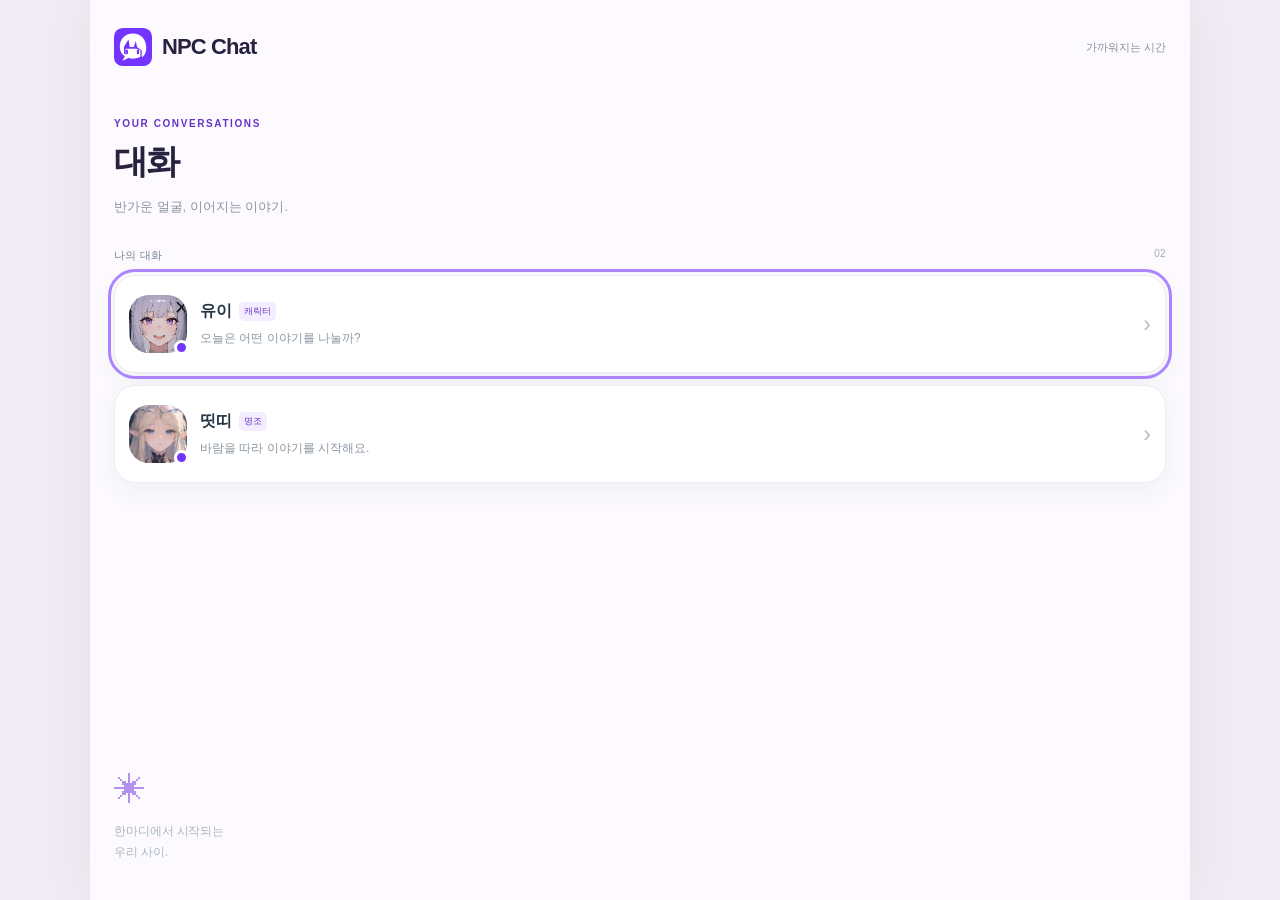
<file: frontend/index.html>
<!doctype html>
<html lang="ko">
<head>
  <meta charset="utf-8" />
  <meta name="viewport" content="width=device-width, initial-scale=1, viewport-fit=cover, interactive-widget=resizes-content" />
  <meta name="theme-color" content="#7434ff" />
  <title>NPC Chat · 대화</title>
  <link rel="icon" href="./brand.svg" type="image/svg+xml" />
  <link rel="stylesheet" href="./styles.css" />
  <link rel="stylesheet" href="./violet.css" />
</head>
<body>
  <main class="screen">
    <section id="conversationList" class="conversation-list" aria-label="대화 목록">
      <header class="list-header"><div class="brand"><img src="./brand.svg" alt="" />NPC Chat</div><span class="brand-note">가까워지는 시간</span></header>
      <div class="list-heading"><p class="eyebrow">YOUR CONVERSATIONS</p><h1>대화</h1><p>반가운 얼굴, 이어지는 이야기.</p></div>
      <div class="list-section-label">나의 대화 <span>02</span></div>
      <button id="openYuiRoom" class="conversation-card" type="button" aria-label="유이 대화방 열기">
        <span class="avatar-wrap"><img src="./faces/neutral.png" alt="" class="room-avatar" /><span class="avatar-mark" aria-hidden="true"></span></span>
        <span class="conversation-copy"><span class="conversation-name">유이 <span class="room-tag">캐릭터</span></span><span id="roomPreview" class="room-preview">오늘은 어떤 이야기를 나눌까?</span></span>
        <span class="conversation-trailing"><span class="room-chevron" aria-hidden="true">›</span><span id="roomUnread" class="unread-dot" hidden aria-label="새 답변 있음"></span></span>
      </button>
      <button id="openCartethyiaRoom" class="conversation-card" type="button" aria-label="띳띠 대화방 열기">
        <span class="avatar-wrap"><img src="./characters/cartethyia/faces/neutral.png" alt="" class="room-avatar" /><span class="avatar-mark" aria-hidden="true"></span></span>
        <span class="conversation-copy"><span class="conversation-name">띳띠 <span class="room-tag">명조</span></span><span id="cartethyiaRoomPreview" class="room-preview">바람을 따라 이야기를 시작해요.</span></span>
        <span class="conversation-trailing"><span class="room-chevron" aria-hidden="true">›</span><span id="cartethyiaRoomUnread" class="unread-dot" hidden aria-label="새 답변 있음"></span></span>
      </button>
      <div class="list-footer"><span class="footer-orbit" aria-hidden="true">✳</span><p>한마디에서 시작되는<br />우리 사이.</p></div>
    </section>
    <section id="chatRoom" class="chat-room" hidden aria-label="캐릭터 대화방">
    <header class="topbar">
      <button id="backToList" class="icon-button back-button" type="button" aria-label="대화 목록으로"><svg viewBox="0 0 24 24" aria-hidden="true"><path d="m14 5-7 7 7 7" /></svg></button>
      <img id="headerAvatar" class="header-avatar" src="./faces/neutral.png" alt="" />
      <div class="room-heading"><h1 id="roomTitle">유이</h1><span id="roomPresence">메시지로 함께해요</span></div>
      <button id="expandChat" class="icon-button expand-button" type="button" aria-label="넓게 펼치기" aria-pressed="false" title="넓게 펼치기"><svg viewBox="0 0 24 24" aria-hidden="true"><path d="M8 3H3v5M16 3h5v5M3 16v5h5M21 16v5h-5"/></svg></button>
      <button id="startVideo" class="icon-button video-button" type="button" aria-label="유이 캐릭터 영상 연결" aria-controls="videoStage"><svg viewBox="0 0 24 24" aria-hidden="true"><rect x="3" y="6" width="12" height="12" rx="3"/><path d="m15 10 6-3v10l-6-3"/></svg></button>
    </header>
    <div class="chat-workspace"><div class="chat-main">
    <div id="videoInvite" class="video-invite"><span><strong>오늘도, 함께 이야기해요</strong><span>캐릭터 화면을 열고 대화해 보세요</span></span><button id="joinVideo" type="button">표정 보기</button></div>
    <section id="videoStage" class="stage" hidden aria-label="캐릭터 영상">
      <div class="portrait-wrap">
        <img id="heroine" alt="유이의 현재 표정" />
        <div id="placeholder" class="placeholder">표정을 불러오고 있어요</div>
        <div hidden id="faceChip" class="face-chip">face: neutral</div>
        <div class="video-topline"><span class="video-label"><span class="portrait-dot"></span>캐릭터 화면</span><span id="videoStatus" role="status">화면 연결 중…</span></div>
        <div class="video-controls"><div class="video-identity"><strong id="videoCharacterName">유이</strong><span>표정과 함께 나누는 대화</span></div>
          <button id="resizeVideo" class="call-control minimize-call" type="button" aria-label="영상 화면 작게 보기">↙</button>
          <button id="endVideo" class="call-control end-call" type="button" aria-label="캐릭터 영상 종료"><svg viewBox="0 0 24 24" aria-hidden="true"><path d="M3 14c5-5 13-5 18 0l-3 3-3-2v-3M9 12v3l-3 2-3-3"/></svg></button>
        </div>
      </div>
    </section>
    <section class="dialogue" aria-label="채팅">
      <div class="history-controls"><span id="historyStatus" role="status"></span><button id="reloadHistory" type="button" hidden>다시 불러오기</button><button id="reconnectHistory" type="button" hidden>현재 대화로 연결</button><button id="olderHistory" type="button" hidden>이전 대화 더 보기</button></div>
      <div id="chatThread" class="chat-thread" role="log" aria-label="대화 내용" aria-live="polite" aria-relevant="additions">
        <p id="chatIntro" class="chat-intro">유이에게 편하게 말을 걸어보세요.</p>
        <div id="typingIndicator" class="message-row assistant typing-row" hidden>
          <span id="typingSpeaker" class="speaker">유이</span><div id="typingBubble" class="bubble typing-bubble" role="status" aria-label="유이가 답변을 입력 중이에요"><span aria-hidden="true"></span><span aria-hidden="true"></span><span aria-hidden="true"></span></div>
        </div>
      </div>
      <div hidden id="reply"></div>
      <div id="chatStatus" role="status" aria-live="polite"></div>
      <div class="recovery-actions"><button hidden id="retryButton" type="button">다시 보내기</button><button hidden id="editButton" type="button">내용 수정</button></div>
      <div class="suggestion-row" aria-label="대화 시작 문구"><button id="suggestToday" type="button">오늘 이야기</button><button id="suggestRest" type="button">잠깐 쉬기</button></div>
      <form id="chatForm" class="input-row">
        <input id="messageInput" aria-label="메시지" type="text" placeholder="유이에게 메시지…" autocomplete="off" maxlength="1000" />
        <button type="submit" aria-label="보내기">↑</button>
      </form>
      <details class="chat-options" id="chatOptions"><summary>대화 설정</summary>
        <button id="leaveRoom" type="button" class="leave-room">대화방 나가기</button>
        <p class="privacy-note">대화는 서버에 저장되며 테스트 개선을 위해 운영자가 확인할 수 있어요. 대화방 나가기로 기록·기억·관계를 초기화할 수 있어요.</p>
        <label class="comfy-toggle"><input id="comfyToggle" type="checkbox" /> 추가 이미지 생성</label>
        <label id="debugControls"><input id="debugToggle" type="checkbox" /> 개발 정보</label>
        <div hidden id="meta" class="meta"></div>
      </details>
    </section>
    </div>
    <aside class="companion-panel" aria-label="캐릭터와 관계">
      <div class="companion-profile"><img id="companionPortrait" src="./faces/neutral.png" alt="유이" /><h2 id="companionName">유이</h2><p>작은 이야기로 가까워지는 시간.</p></div>
      <details id="relationshipPanel" class="relationship-panel" open><summary><span>♡</span> 우리 사이</summary>
        <p id="relationshipStatus" class="relationship-note">관계를 불러오는 중이에요.</p>
        <div id="relationshipStats" class="relationship-stats" hidden></div>
      </details>
      <div class="companion-footer"><img src="./brand.svg" alt=""/><p>한마디에서 시작되는<br/>우리 사이.</p></div>
    </aside>
    </div>
    </section>
  </main>
  <dialog id="leaveDialog"><h2>대화방을 나갈까요?</h2><p id="leaveDescription">유이와의 대화 기록, 기억과 관계가 초기화돼요.<br>목록으로 돌아가기만 하면 대화는 그대로 유지돼요.</p><p>사용한 일일 대화 한도는 초기화되지 않아요.</p><div class="dialog-actions"><button id="cancelLeave" type="button">취소</button><button id="confirmLeave" type="button" class="leave-room">기록 삭제하고 나가기</button></div><p id="leaveStatus" role="status"></p></dialog>
  <script src="./config.js"></script>
  <script src="./app.js"></script>
</body>
</html>
</file>
<file: frontend/styles.css>
* { box-sizing: border-box; }
[hidden] { display: none !important; }
:root { color-scheme: light; font-family: -apple-system, BlinkMacSystemFont, "Segoe UI", "Malgun Gothic", sans-serif; color: #383632; background: #ece8e3; }
body { margin: 0; height: 100vh; height: 100dvh; overflow: hidden; }
button, input { font: inherit; }
.screen { max-width: 600px; height: 100%; margin: auto; display: flex; flex-direction: column; background: #f7f4f1; overflow: hidden; }
.topbar { flex: none; display: flex; align-items: center; justify-content: space-between; padding: calc(12px + env(safe-area-inset-top)) 22px 12px; }
.eyebrow { font-size: 10px; letter-spacing: .12em; color: #877e75; }
h1 { font-size: 20px; margin: 4px 0 0; font-weight: 650; }
.header-mark { color: #a77f64; font-size: 26px; }
.stage { flex: none; height: clamp(160px, 30dvh, 290px); padding: 0 14px; }
.portrait-wrap { position: relative; height: 100%; overflow: hidden; border-radius: 22px; background: radial-gradient(ellipse at 50% 25%, #fcf0e0, #d8c3ae); display: flex; align-items: center; justify-content: center; }
#heroine { height: 100%; width: 100%; object-fit: contain; object-position: center; display: none; }
#heroine.portrait-enter { animation: portrait-in .3s ease-out; }
@keyframes portrait-in { from { opacity: .45; } to { opacity: 1; } }
.placeholder { font-size: 13px; color: #665c53; }
.portrait-caption { position: absolute; bottom: 12px; left: 14px; display: flex; gap: 7px; align-items: center; font-size: 10px; letter-spacing: .1em; padding: 7px 11px; border-radius: 20px; background: #ffffffd9; }
.portrait-caption > span:last-child { color: #84796f; letter-spacing: 0; margin-left: 3px; }
.portrait-dot { width: 5px; height: 5px; background: #a78e73; border-radius: 50%; }
.face-chip { position: absolute; top: 8px; right: 8px; background: white; padding: 6px; font-size: 11px; }
.dialogue { flex: 1; min-height: 0; display: flex; flex-direction: column; padding-bottom: env(safe-area-inset-bottom); }
.chat-thread { flex: 1; min-height: 0; overflow-y: auto; overscroll-behavior: contain; padding: 18px 18px 10px; scroll-behavior: smooth; }
.chat-intro { text-align: center; font-size: 11px; color: #958c84; margin: 0 0 22px; }
.message-row { display: flex; flex-direction: column; align-items: flex-start; margin: 0 0 15px; gap: 6px; }
.message-row.user { align-items: flex-end; }
.speaker { font-size: 11px; color: #81766d; padding-left: 3px; }
.bubble { max-width: 86%; padding: 11px 14px; background: #fff; border: 1px solid #eee7e0; border-radius: 3px 17px 17px 17px; font-size: 14px; line-height: 1.65; white-space: pre-wrap; overflow-wrap: anywhere; }
.user .bubble { color: #fff; background: #897262; border: 0; border-radius: 17px 3px 17px 17px; }
.typing-bubble { display: flex; gap: 5px; align-items: center; min-height: 44px; padding: 14px 17px; }
.typing-bubble span { width: 6px; height: 6px; border-radius: 50%; background: #aa998c; animation: typing 1.2s ease-in-out infinite; }
.typing-bubble span:nth-child(2) { animation-delay: .16s; }
.typing-bubble span:nth-child(3) { animation-delay: .32s; }
@keyframes typing { 0%, 60%, 100% { transform: translateY(0); opacity: .4; } 30% { transform: translateY(-4px); opacity: 1; } }
.input-row { display: flex; flex: none; gap: 10px; margin: 7px 14px 0; padding: 7px; background: white; border: 1px solid #e7ded5; border-radius: 26px; }
input[type="text"] { width: 0; flex: 1; min-width: 0; border: 0; background: transparent; padding: 5px 9px; font-size: 16px; color: #383632; }
input:focus { outline: none; }
.input-row:focus-within { outline: 2px solid #bca593; outline-offset: 1px; }
button { border: 0; cursor: pointer; color: #fff; background: #897262; border-radius: 22px; min-height: 44px; padding: 9px 15px; }
.input-row button { width: 44px; padding: 0; font-size: 24px; }
button:disabled { opacity: .45; cursor: default; }
button:focus-visible, summary:focus-visible { outline: 2px solid #624736; outline-offset: 3px; }
#chatStatus { font-size: 12px; color: #7a5543; padding: 0 20px; }
#chatStatus:empty, #chatStatus[data-state="sending"], #chatStatus[data-state="waiting_for_model"], #chatStatus[data-state="success"] { display: none; }
.recovery-actions { display: flex; gap: 8px; padding: 0 14px; }
.chat-options { flex: none; font-size: 11px; color: #8a8077; padding: 7px 22px 10px; max-height: 100px; overflow: auto; }
.chat-options summary { cursor: pointer; width: fit-content; padding: 5px 0; }
.chat-options label { display: inline-flex; align-items: center; margin: 5px 12px 5px 0; }
.meta { font-size: 11px; overflow-wrap: anywhere; }
@media (min-width: 650px) { .screen { box-shadow: 0 0 60px #55463815; } }
@media (max-height: 550px) { .topbar { padding-top: 6px; padding-bottom: 6px; } .eyebrow { display: none; } .stage { height: 110px; } .chat-intro { margin-bottom: 10px; } }
@media (prefers-reduced-motion: reduce) { *, *::before, *::after { animation: none !important; scroll-behavior: auto !important; } }

/* Conversation navigation and character-video experience. */
:root { color: #243244; background: #e9eef2; }
.screen { max-width: 560px; background: #f6f8fa; }
.conversation-list, .chat-room { display: flex; flex-direction: column; flex: 1; min-height: 0; }
.conversation-list { overflow-y: auto; padding: max(22px, env(safe-area-inset-top)) 24px max(24px, env(safe-area-inset-bottom)); background: linear-gradient(150deg, #f9fcfc, #f3f5f8 60%); }
.list-header { display: flex; justify-content: space-between; align-items: center; margin: 6px 0 42px; }
.brand { font-size: 25px; font-weight: 750; letter-spacing: -.08em; display: flex; align-items: center; gap: 6px; }
.brand-dot { width: 6px; height: 6px; background: #2d9d8d; border-radius: 50%; }
.brand-note { color: #85909d; font-size: 11px; }
.list-heading .eyebrow { color: #438d85; font-size: 10px; letter-spacing: .16em; font-weight: 650; }
.list-heading h1 { font-size: 34px; letter-spacing: -.06em; margin: 9px 0; }
.list-heading > p:last-child { color: #8b95a1; font-size: 13px; margin-bottom: 32px; }
.list-section-label { display: flex; justify-content: space-between; font-size: 11px; letter-spacing: .03em; color: #788593; margin-bottom: 12px; }
.list-section-label > span { color: #a3adb5; font-size: 10px; }
.conversation-card { display: flex; width: 100%; align-items: center; text-align: left; gap: 13px; background: white; color: #263445; padding: 19px 14px; border: 1px solid #e8edf0; border-radius: 21px; box-shadow: 0 8px 24px #304d6010; }
.conversation-card + .conversation-card { margin-top: 12px; }
.conversation-card:hover { border-color: #b7d7cf; }
.avatar-wrap { position: relative; flex: none; }
.room-avatar { width: 58px; height: 58px; border-radius: 20px; object-fit: cover; object-position: center 25%; background: #e7e2ed; display: block; }
.avatar-mark { position: absolute; right: -2px; bottom: -2px; width: 15px; height: 15px; background: #c9ddd7; border: 3px solid white; border-radius: 50%; }
.conversation-copy { min-width: 0; flex: 1; display: flex; flex-direction: column; gap: 8px; }
.conversation-name { font-size: 16px; font-weight: 650; display: flex; align-items: center; gap: 7px; }
.room-tag { color: #599389; background: #edf7f3; font-size: 9px; font-weight: 500; border-radius: 5px; padding: 3px 5px; }
.room-preview { color: #8c97a2; font-size: 12px; white-space: nowrap; overflow: hidden; text-overflow: ellipsis; }
.conversation-trailing { display: flex; flex-direction: column; align-items: center; gap: 7px; }
.room-chevron { font-size: 23px; color: #b5bdc5; }
.unread-dot { width: 7px; height: 7px; border-radius: 50%; background: #319783; }
.coming-section { margin-top: 34px; }
.coming-card { display: flex; align-items: center; gap: 12px; border: 1px dashed #d7dfe4; border-radius: 18px; padding: 18px 13px; }
.coming-avatar { flex: none; width: 40px; height: 40px; display: grid; place-items: center; border-radius: 14px; background: #eaf0f2; color: #a7b4bd; font-size: 22px; }
.coming-card strong { font-size: 12px; font-weight: 550; color: #7c8b98; }
.coming-card p { font-size: 10px; color: #9aa6b0; margin: 6px 0 0; }
.coming-tag { font-size: 8px; letter-spacing: .08em; color: #a1aeb8; margin-left: auto; }
.list-footer { margin-top: auto; padding-top: 70px; color: #aab7bf; }
.footer-orbit { display: inline-block; color: #b5cec8; font-size: 32px; }
.list-footer p { font-size: 12px; line-height: 1.8; letter-spacing: -.01em; }
.topbar { gap: 10px; padding: calc(10px + env(safe-area-inset-top)) 15px 10px 7px; background: #ffffffed; border-bottom: 1px solid #eaf0f3; }
.icon-button { width: 44px; height: 44px; padding: 11px; color: #3a4b5e; background: transparent; flex: none; border-radius: 15px; }
.icon-button svg, .call-control svg { width: 100%; height: 100%; fill: none; stroke: currentColor; stroke-width: 1.8; stroke-linecap: round; stroke-linejoin: round; }
.header-avatar { width: 37px; height: 37px; border-radius: 13px; object-fit: cover; background: #e7e2ed; }
.room-heading { flex: 1; min-width: 0; }
.room-heading h1 { font-size: 16px; margin: 0 0 4px; }
.room-heading > span { font-size: 10px; color: #91a0ad; }
.video-button { background: #eaf5f1; color: #39897c; }
.video-invite { display: flex; align-items: center; gap: 10px; justify-content: space-between; margin: 14px; padding: 14px; background: #eaf2f0; border-radius: 16px; }
.video-invite > span { display: flex; flex-direction: column; gap: 6px; }
.video-invite strong { font-size: 12px; font-weight: 600; color: #486e67; }
.video-invite > span > span { font-size: 10px; color: #829b96; }
.video-invite button { min-height: 38px; padding: 8px 13px; font-size: 11px; background: white; color: #397d70; box-shadow: 0 2px 8px #40756608; white-space: nowrap; }
.stage { height: clamp(190px, 33dvh, 330px); padding: 12px 12px 0; transition: height .25s ease; }
.portrait-wrap { background: radial-gradient(ellipse at 50% 30%, #677085, #253444 85%); border-radius: 22px; isolation: isolate; }
.portrait-wrap::after { content: ''; position: absolute; inset: 0; background: linear-gradient(#111e332b, transparent 30%, transparent 50%, #162232c9); pointer-events: none; }
#heroine { object-position: center 25%; }
.video-topline { position: absolute; z-index: 1; top: 13px; left: 14px; right: 14px; display: flex; justify-content: space-between; align-items: center; color: #ffffffcf; font-size: 9px; }
.video-label { display: flex; gap: 5px; align-items: center; padding: 5px 8px; border-radius: 20px; background: #16233366; backdrop-filter: blur(8px); }
.portrait-dot { background: #93d4c3; width: 4px; height: 4px; }
.video-controls { z-index: 1; position: absolute; bottom: 13px; left: 17px; right: 13px; display: flex; align-items: center; gap: 8px; }
.video-identity { color: white; display: flex; flex-direction: column; gap: 5px; margin-right: auto; }
.video-identity strong { font-size: 15px; font-weight: 550; }
.video-identity span { color: #ffffff9c; font-size: 9px; }
.call-control { width: 42px; height: 42px; min-height: 42px; border-radius: 50%; padding: 11px; display: grid; place-items: center; }
.minimize-call { background: #ffffff24; color: white; backdrop-filter: blur(8px); font-size: 20px; padding: 0; }
.end-call { background: #e76570; color: white; }
.stage[data-compact="true"] { height: 108px; }
.stage[data-compact="true"] .video-topline { display: none; }
.stage[data-compact="true"] #heroine { width: 100px; margin-left: 10px; margin-right: auto; }
.stage[data-compact="true"] .video-identity { margin-left: 96px; }
.stage[data-compact="true"] .video-identity span { display: none; }
.stage[data-compact="true"] .video-controls { bottom: 25px; }
.stage .placeholder { color: #e0e7ed; }
.chat-thread { padding-top: 20px; }
.chat-intro { color: #9ba8b2; font-size: 10px; }
.speaker { color: #8c9aa6; }
.bubble { color: #3d4b5d; border-color: #edf0f4; box-shadow: 0 2px 4px #223b4e03; }
.user .bubble { background: #47685f; }
.typing-bubble span { background: #8eaaa1; }
.input-row { border-color: #e3eaf0; }
.input-row button { background: #47685f; }
.input-row:focus-within { outline-color: #93b8ad; }
input[type="text"] { color: #344657; }
input[type="text"]::placeholder { color: #a4afb7; font-size: 14px; }
.chat-options { color: #97a3ac; font-size: 10px; }
button:focus-visible, summary:focus-visible { outline-color: #548c7f; }
@media (max-width: 350px) { .conversation-list { padding-left: 18px; padding-right: 18px; } .coming-tag { display: none; } .video-invite { padding: 12px; } .video-invite > span > span { font-size: 9px; } }
@media (max-height: 550px) { .stage { height: 140px; } .topbar { padding-top: 4px; padding-bottom: 4px; } .video-invite { margin-top: 7px; margin-bottom: 7px; padding-top: 8px; padding-bottom: 8px; } .video-identity span { display: none; } }
@media (prefers-reduced-motion: reduce) { .stage { transition: none; } }

.history-controls{font-size:12px;color:#68766d;padding:0 12px;display:flex;gap:8px;align-items:center;flex-wrap:wrap}
.history-controls:has(span:empty):not(:has(button:not([hidden]))){display:none}
.history-controls button{font:inherit;border:0;background:#edf1eb;color:#45644f;padding:7px 10px;border-radius:10px;cursor:pointer}
.leave-room{color:#ad3c42!important;border:1px solid #edcbcd;background:#fff3f3;border-radius:10px;padding:10px 14px;cursor:pointer;font:inherit}
.privacy-note{font-size:11px;line-height:1.6;color:#778176;max-width:340px;margin:8px 0}

/* Native chat shell only: leave the mobile/public website unchanged. */
.desktop-shell, .desktop-shell .screen { background: #f5f7f2; }
.desktop-shell .screen { max-width: none; }
.desktop-shell .topbar { background: #f5f7f2; border-bottom: 1px solid #e2e8df; padding: 6px 16px 12px 8px; }
.desktop-shell .room-heading h1 { color: #31463a; font-size: 15px; }
.desktop-shell .room-heading > span { color: #718675; }
.desktop-shell .header-avatar { border-radius: 50%; }
.desktop-shell .video-invite { background: #eaf0e5; border: 0; margin: 12px 16px 0; border-radius: 14px; }
.desktop-shell .dialogue { background: #f5f7f2; }
.desktop-shell .chat-thread { padding: 24px 20px 12px; }
.desktop-shell .bubble { border-color: #e4eade; box-shadow: none; color: #34463a; }
.desktop-shell .user .bubble { background: #496b55; color: white; }
.desktop-shell .input-row { border-radius: 16px; border-color: #dde6d9; margin: 8px 16px 0; }
.desktop-shell .input-row button { border-radius: 12px; background: #496b55; }
.desktop-shell .chat-options { padding-bottom: 12px; }
dialog{border:0;border-radius:24px;padding:24px;max-width:min(420px,calc(100vw - 32px));color:#344439;box-shadow:0 20px 70px #0003}
dialog::backdrop{background:#15251e88;backdrop-filter:blur(3px)}dialog h2{font-size:20px}dialog p{font-size:13px;line-height:1.7}.dialog-actions{display:flex;gap:12px;justify-content:flex-end}.dialog-actions button{font:inherit;padding:12px;border-radius:12px;border:1px solid #dce3d8;cursor:pointer}#leaveStatus{color:#ad3c42}
</file>
<file: frontend/violet.css>
/* NPC Chat identity. Layout changes never remount the conversation. */
:root { --violet: #7434ff; --ink: #29223f; --muted: #766c8d; --line: #eee8f8; --soft: #f3edff; color: var(--ink); background: #f0edf6; }
button { background: var(--violet); }
button:focus-visible, summary:focus-visible, a:focus-visible { outline: 3px solid #ab85ff; outline-offset: 3px; }
.screen, .desktop-shell .screen { background: #fff; max-width: 1100px; }
.brand { letter-spacing: -.04em; font-size: 22px; gap: 10px; }
.brand img { width: 38px; height: 38px; }
.conversation-list { background: #fcfaff; }
.list-heading .eyebrow, .room-tag { color: #6834c5; }
.room-tag { background: var(--soft); }
.conversation-card:hover { border-color: #bfa2fa; box-shadow: 0 8px 24px #7434ff10; }
.avatar-mark, .unread-dot { background: var(--violet); }
.footer-orbit { color: #b391ed; }
.chat-workspace { display: flex; flex: 1; flex-direction: column; min-height: 0; }
.chat-main { display: flex; flex-direction: column; flex: 1; min-height: 0; min-width: 0; }
.topbar, .desktop-shell .topbar { background: var(--violet); color: white; border: 0; padding: 18px 14px 20px 8px; gap: 9px; }
.room-heading h1, .desktop-shell .room-heading h1 { color: white; font-size: 19px; margin-bottom: 5px; }
.room-heading > span, .desktop-shell .room-heading > span { color: #eee4ff; font-size: 11px; }
.header-avatar, .desktop-shell .header-avatar { width: 48px; height: 48px; border-radius: 50%; border: 2px solid #ffffffbd; }
.topbar .icon-button { color: white; border-radius: 14px; }
.topbar .icon-button:hover { background: #ffffff22; }
.video-button { background: #ffffff19; }
.video-invite, .desktop-shell .video-invite { background: #faf7ff; border: 1px solid var(--line); border-radius: 16px; margin: 14px 18px 0; padding: 12px 14px; }
.video-invite strong { color: #544073; }
.video-invite > span > span { color: var(--muted); }
.video-invite button { background: var(--soft); color: #6530cf; box-shadow: none; }
.dialogue, .desktop-shell .dialogue { background: white; }
.chat-thread, .desktop-shell .chat-thread { padding: 24px 20px 12px; }
.chat-intro { color: var(--muted); font-size: 12px; margin: 6px 0 24px; }
.speaker { color: var(--muted); font-size: 11px; margin-bottom: 1px; }
.message-row { margin-bottom: 22px; }
.bubble, .desktop-shell .bubble { color: var(--ink); background: var(--soft); border: 0; box-shadow: none; border-radius: 19px 19px 19px 5px; padding: 13px 16px; line-height: 1.7; }
.user .bubble, .desktop-shell .user .bubble { color: white; background: var(--violet); border-radius: 19px 19px 5px 19px; }
.typing-bubble span { background: #9562f1; }
.suggestion-row { display: flex; flex: none; gap: 8px; padding: 5px 18px; }
.suggestion-row button { background: #faf8ff; color: #665182; border: 1px solid #e9dffb; font-size: 11px; min-height: 34px; padding: 7px 14px; }
.suggestion-row button:hover { background: var(--soft); }
.input-row, .desktop-shell .input-row { border-radius: 28px; border: 1px solid #e4d9f6; margin: 7px 18px 0; padding: 5px; }
.input-row:focus-within { outline-color: #af89ff; }
input[type="text"] { color: var(--ink); }
input[type="text"]::placeholder { color: #9286a6; font-size: 13px; }
.input-row button, .desktop-shell .input-row button { border-radius: 50%; background: var(--violet); }
.chat-options, .desktop-shell .chat-options { color: var(--muted); padding: 5px 24px 9px; font-size: 11px; max-height: 145px; }
.privacy-note { color: var(--muted); }
.history-controls { color: var(--muted); padding-top: 6px; }
.history-controls button { background: var(--soft); color: #6530cf; }
.companion-panel { flex: none; background: #fff; border-top: 1px solid var(--line); max-height: 160px; overflow: auto; }
.companion-profile, .companion-footer { display: none; }
.relationship-panel { padding: 13px 22px 17px; }
.relationship-panel summary { cursor: pointer; color: #4a385f; font-weight: 650; font-size: 12px; }
.relationship-panel summary span { color: var(--violet); margin-right: 6px; }
.relationship-note { color: var(--muted); font-size: 11px; margin: 10px 0 0; line-height: 1.6; }
.relationship-stats { display: grid; grid-template-columns: repeat(5, 1fr); gap: 12px; margin-top: 14px; }
.relationship-stat { min-width: 0; font-size: 10px; color: #736582; }
.relationship-stat label { display: block; margin-bottom: 7px; white-space: nowrap; }
.relationship-stat progress { display: block; appearance: none; width: 100%; height: 5px; border: 0; border-radius: 5px; overflow: hidden; background: #eee7fb; accent-color: var(--violet); }
.relationship-stat progress::-webkit-progress-bar { background: #eee7fb; }
.relationship-stat progress::-webkit-progress-value { background: var(--violet); border-radius: 5px; }
.relationship-stat output { display: block; margin-top: 6px; color: #55436c; }
.stage .portrait-wrap { background: #eee7fc; }
.stage { padding-top: 10px; }
dialog { color: var(--ink); }
dialog::backdrop { background: #24153d88; }
@media (min-width: 760px) {
  .topbar, .desktop-shell .topbar { background: white; border-bottom: 1px solid var(--line); padding: 20px 24px 20px 14px; }
  .room-heading h1, .desktop-shell .room-heading h1 { color: var(--ink); }
  .room-heading > span, .desktop-shell .room-heading > span { color: var(--muted); }
  .topbar .icon-button { color: #725590; }
  .topbar .icon-button:hover, .video-button { background: var(--soft); }
  .header-avatar, .desktop-shell .header-avatar { border-color: #ece2fc; }
  .chat-workspace { flex-direction: row; }
  .companion-panel { width: 248px; max-height: none; border-top: 0; border-left: 1px solid var(--line); background: #fdfbff; padding: 22px 10px; }
  .companion-profile { display: block; text-align: center; }
  .companion-profile img { height: 132px; width: 132px; object-fit: cover; object-position: center 25%; border-radius: 50%; background: var(--soft); border: 6px solid #efe5ff; }
  .companion-profile h2 { font-size: 20px; margin: 15px 0 8px; }
  .companion-profile p { font-size: 11px; line-height: 1.7; color: var(--muted); }
  .relationship-panel { padding: 24px 16px; }
  .relationship-stats { grid-template-columns: 1fr; gap: 15px; }
  .relationship-stat { display: grid; grid-template-columns: 50px 1fr 25px; align-items: center; gap: 8px; font-size: 11px; }
  .relationship-stat label, .relationship-stat output { margin: 0; }
  .relationship-stat output { text-align: right; }
  .companion-footer { display: flex; align-items: center; gap: 12px; margin: 10px 14px; padding: 18px 12px; background: var(--soft); border-radius: 16px; }
  .companion-footer img { width: 32px; height: 32px; }
  .companion-footer p { font-size: 11px; line-height: 1.7; color: #796294; margin: 0; }
  .chat-thread, .desktop-shell .chat-thread { padding: 28px; }
}
@media (max-height: 620px) {
  .stage { height: 100px; }
  .chat-options[open] { max-height: 100px; }
  .topbar, .desktop-shell .topbar { padding-top: 8px; padding-bottom: 8px; }
  .video-invite, .desktop-shell .video-invite { margin-top: 6px; padding: 6px 12px; }
  .video-invite > span > span { display: none; }
  .suggestion-row { display: none; }
  .relationship-panel { padding-top: 8px; padding-bottom: 8px; }
  .relationship-stats { margin-top: 8px; }
  .companion-profile img { width: 90px; height: 90px; }
}
</file>
